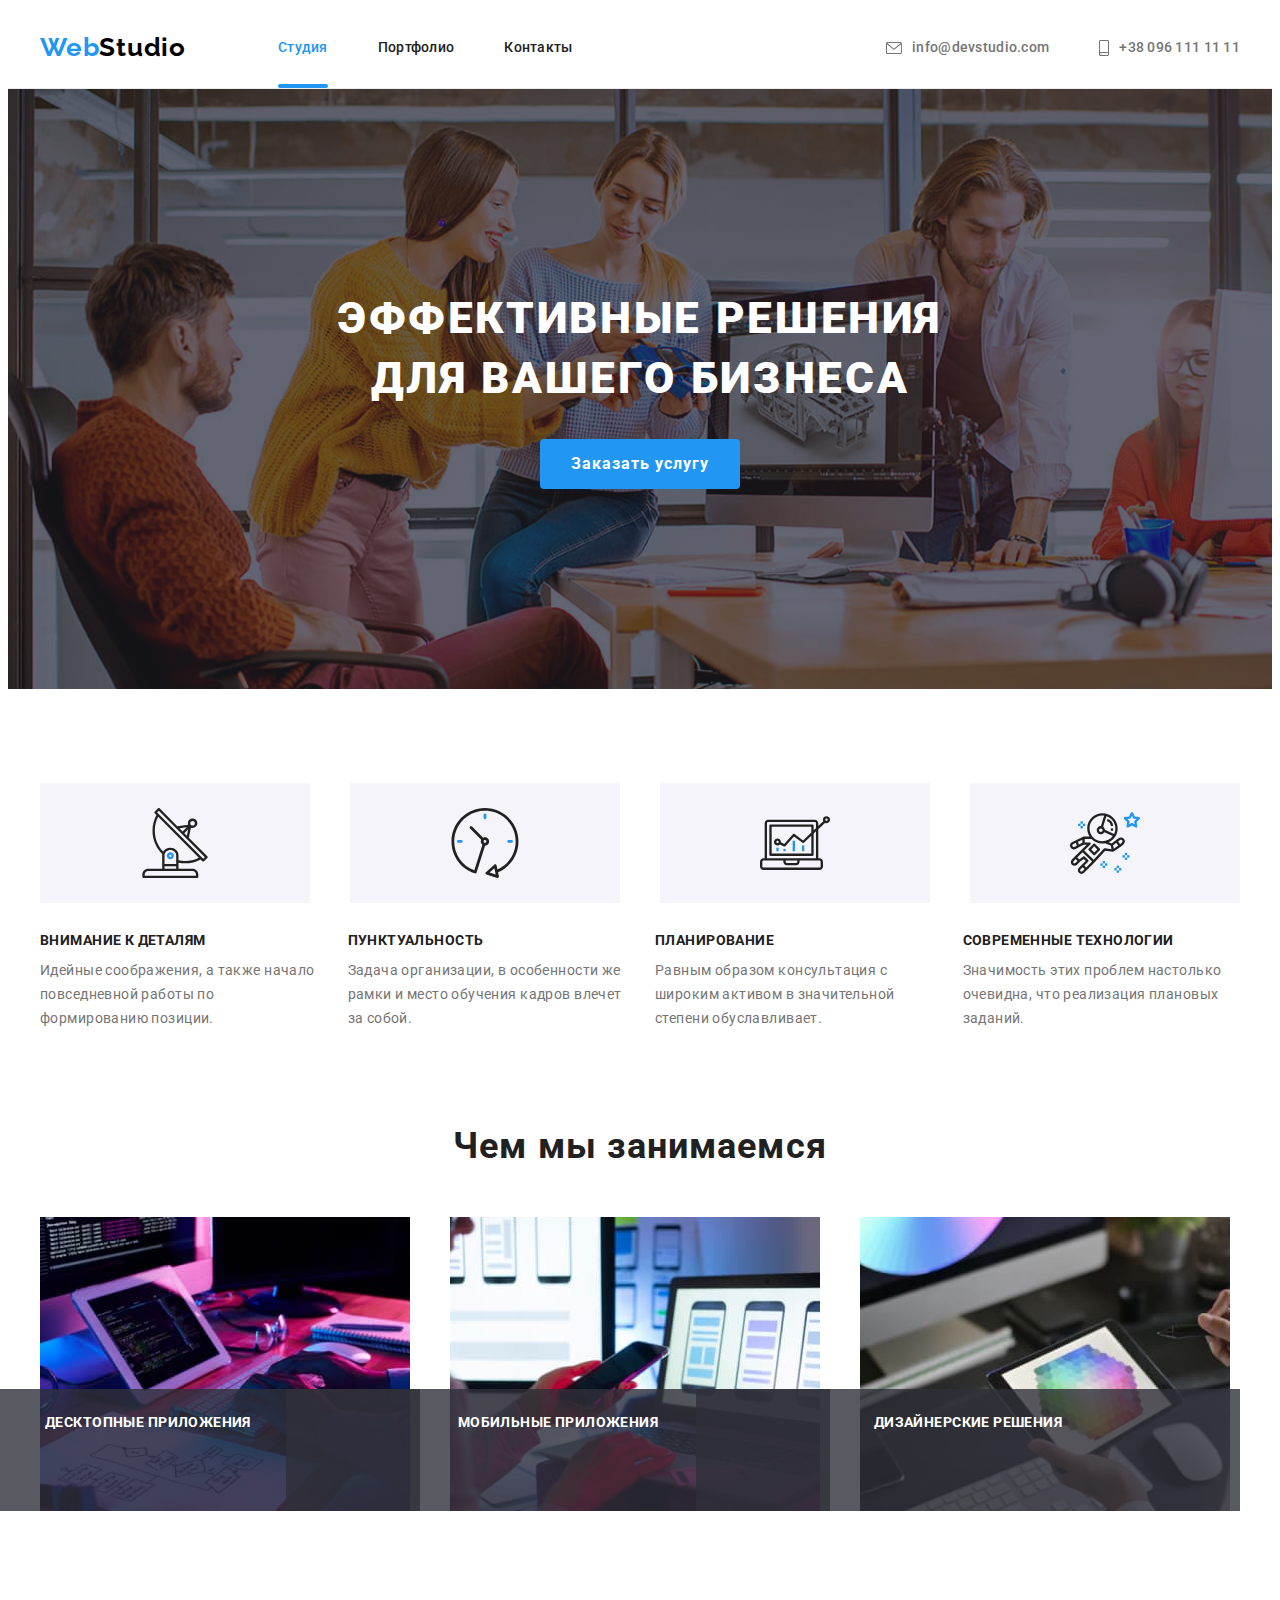
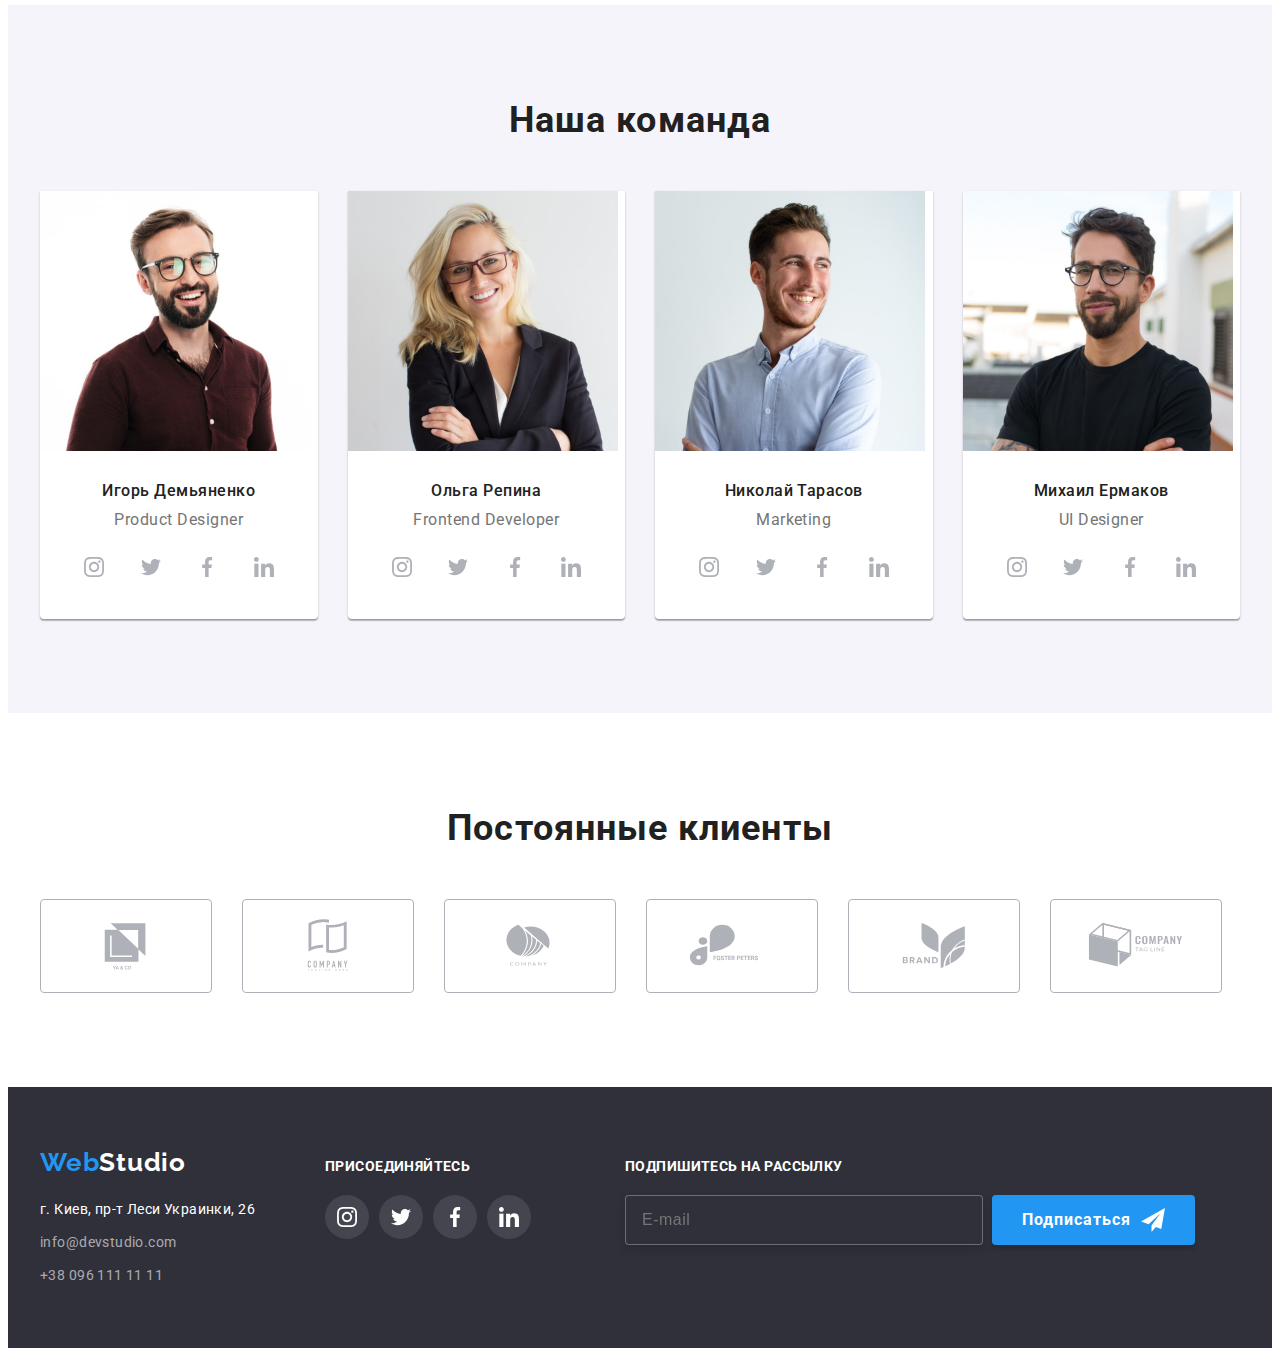
<file: index.html>
<!DOCTYPE html>
<html lang="ru">
  <head>
    <meta charset="UTF-8" />
    <meta http-equiv="X-UA-Compatible" content="IE=edge" />
    <meta name="viewport" content="width=device-width, initial-scale=1.0" />
    <title>Студия</title>
    <link rel="preconnect" href="https://fonts.googleapis.com" />
    <link rel="preconnect" href="https://fonts.gstatic.com" crossorigin />
    <link
      href="https://fonts.googleapis.com/css2?family=Raleway:wght@700&family=Roboto:wght@400;500;700;900&display=swap"
      rel="stylesheet"
    />
    <link
      rel="stylesheet"
      href="https://cdnjs.cloudflare.com/ajax/libs/modern-normalize/1.1.0/modern-normalize.min.css"
      integrity="sha512-wpPYUAdjBVSE4KJnH1VR1HeZfpl1ub8YT/NKx4PuQ5NmX2tKuGu6U/JRp5y+Y8XG2tV+wKQpNHVUX03MfMFn9Q=="
      crossorigin="anonymous"
      referrerpolicy="no-referrer"
    />
    <!-- <link rel="stylesheet" href="./css/styles.css" /> -->
    <link rel="stylesheet" href="./css/main.min.css" />
  </head>
  <body>
    <!-- Шапка сайта -->
    <header class="header">
      <div class="container header-container">
        <nav class="nav">
          <a class="logo link" href="" lang="en"
            ><span class="logo__accent">Web</span><span class="logo__header">Studio</span></a
          >

          <ul class="nav-list list">
            <li class="nav-list__item">
              <a class="nav-list__link link current" href="">Студия</a>
            </li>
            <li class="nav-list__item">
              <a class="nav-list__link link" href="./portfolio.html">Портфолио</a>
            </li>
            <li class="nav-list__item">
              <a class="nav-list__link link" href="">Контакты</a>
            </li>
          </ul>
        </nav>

        <ul class="contacts list">
          <li class="contacts__list">
            <a class="contacts__mail link" href="mailto:info@devstudio.com"
              ><svg class="contacts__mail-icon" width="16" height="12">
                <use href="./images/sprite.svg#icon-envelope"></use>
              </svg>
              info@devstudio.com
            </a>
          </li>
          <li class="contacts__list">
            <a class="contacts__phone link" href="tel:+380961111111"
              ><svg class="contacts__phone-icon" width="10" height="16">
                <use href="./images/sprite.svg#icon-smartphone"></use>
              </svg>
              +38 096 111 11 11
            </a>
          </li>
        </ul>
      </div>
    </header>

    <main>
      <!-- Герой -->
      <section class="hero">
        <div class="container">
          <h1 class="hero-title">
            Эффективные решения <br />
            для вашего бизнеса
          </h1>
          <button class="hero-btn" type="button" data-modal-open>Заказать услугу</button>
        </div>
      </section>

      <!-- Особенности -->
      <section class="description section">
        <div class="container">
          <h2 class="description-title visually-hidden">Особенности</h2>
          <div>
            <ul class="icon-list list">
              <li class="icon-list-item">
                <div class="icon">
                  <svg class="antenna" width="70" height="70">
                    <use href="./images/sprite.svg#icon-antenna"></use>
                  </svg>
                </div>
              </li>
              <li class="icon-list-item">
                <div class="icon">
                  <svg class="clock" width="70" height="70">
                    <use href="./images/sprite.svg#icon-clock"></use>
                  </svg>
                </div>
              </li>
              <li class="icon-list-item">
                <div class="icon">
                  <svg class="diagram" width="70" height="70">
                    <use href="./images/sprite.svg#icon-diagram"></use>
                  </svg>
                </div>
              </li>
              <li class="icon-list-item">
                <div class="icon">
                  <svg class="astronaut" width="70" height="70">
                    <use href="./images/sprite.svg#icon-astronaut"></use>
                  </svg>
                </div>
              </li>
            </ul>
          </div>
          <ul class="description-list list">
            <li class="description-list-item">
              <h3 class="description-list-title">Внимание к деталям</h3>
              <p class="description-list-text">
                Идейные соображения, а также начало повседневной работы по формированию позиции.
              </p>
            </li>

            <li class="description-list-item">
              <h3 class="description-list-title">Пунктуальность</h3>
              <p class="description-list-text">
                Задача организации, в особенности же рамки и место обучения кадров влечет за собой.
              </p>
            </li>

            <li class="description-list-item">
              <h3 class="description-list-title">Планирование</h3>
              <p class="description-list-text">
                Равным образом консультация с широким активом в значительной степени обуславливает.
              </p>
            </li>

            <li class="description-list-item">
              <h3 class="description-list-title">Современные технологии</h3>
              <p class="description-list-text">
                Значимость этих проблем настолько очевидна, что реализация плановых заданий.
              </p>
            </li>
          </ul>
        </div>
      </section>

      <!-- Чем занимаемся -->
      <section class="about">
        <div class="container">
          <h2 class="section-title">Чем мы занимаемся</h2>
          <ul class="about-list list">
            <li class="about-list-item">
              <div class="about-list-item-img-wrapper">
                <img src="./images/about-img-1.jpg" alt="Работа на планшете" width="370" />
                <p class="overlay">Десктопные приложения</p>
              </div>
            </li>
            <li class="about-list-item">
              <div class="about-list-item-img-wrapper">
                <img
                  src="./images/about-img-2.jpg"
                  alt="Работа на ноутбуке с телефоном"
                  width="370"
                />
                <p class="overlay">Мобильные приложения</p>
              </div>
            </li>
            <li class="about-list-item">
              <div class="about-list-item-img-wrapper">
                <img
                  src="./images/about-img-3.jpg"
                  alt="Работа на графическом планшете"
                  width="370"
                />
                <p class="overlay">Дизайнерские решения</p>
              </div>
            </li>
          </ul>
        </div>
      </section>

      <!-- Команда -->
      <section class="team section">
        <div class="container">
          <h2 class="section-title">Наша команда</h2>
          <ul class="team-list list">
            <li class="team-card">
              <img
                src="./images/photo-1.jpg"
                alt="Бородатый парень в очках в бордовой рубашке"
                width="270"
              />
              <div class="team-content-wrapper">
                <h3 class="team-member">Игорь Демьяненко</h3>
                <p class="team-member-profession" lang="en">Product Designer</p>
                <ul class="social-list list">
                  <li class="social-list-item">
                    <a class="social-list-link" href="">
                      <svg class="social-list-icon" width="20" height="20">
                        <use href="./images/sprite.svg#icon-instagram"></use>
                      </svg>
                    </a>
                  </li>
                  <li class="social-list-item">
                    <a class="social-list-link" href="">
                      <svg class="social-list-icon" width="20" height="20">
                        <use href="./images/sprite.svg#icon-twitter"></use>
                      </svg>
                    </a>
                  </li>
                  <li class="social-list-item">
                    <a class="social-list-link" href="">
                      <svg class="social-list-icon" width="20" height="20">
                        <use href="./images/sprite.svg#icon-facebook"></use>
                      </svg>
                    </a>
                  </li>
                  <li class="social-list-item">
                    <a class="social-list-link" href="">
                      <svg class="social-list-icon" width="20" height="20">
                        <use href="./images/sprite.svg#icon-linkedin"></use>
                      </svg>
                    </a>
                  </li>
                </ul>
              </div>
            </li>
            <li class="team-card">
              <img
                src="./images/photo-2.jpg"
                alt="Девушка-блондинка в очках в черном пиджаке"
                width="270"
              />
              <div class="team-content-wrapper">
                <h3 class="team-member">Ольга Репина</h3>
                <p class="team-member-profession" lang="en">Frontend Developer</p>
                <ul class="social-list list">
                  <li class="social-list-item">
                    <a class="social-list-link" href="">
                      <svg class="social-list-icon" width="20" height="20">
                        <use href="./images/sprite.svg#icon-instagram"></use>
                      </svg>
                    </a>
                  </li>
                  <li class="social-list-item">
                    <a class="social-list-link" href="">
                      <svg class="social-list-icon" width="20" height="20">
                        <use href="./images/sprite.svg#icon-twitter"></use>
                      </svg>
                    </a>
                  </li>
                  <li class="social-list-item">
                    <a class="social-list-link" href="">
                      <svg class="social-list-icon" width="20" height="20">
                        <use href="./images/sprite.svg#icon-facebook"></use>
                      </svg>
                    </a>
                  </li>
                  <li class="social-list-item">
                    <a class="social-list-link" href="">
                      <svg class="social-list-icon" width="20" height="20">
                        <use href="./images/sprite.svg#icon-linkedin"></use>
                      </svg>
                    </a>
                  </li>
                </ul>
              </div>
            </li>
            <li class="team-card">
              <img src="./images/photo-3.jpg" alt="Бородатый парень в белой рубашке" width="270" />
              <div class="team-content-wrapper">
                <h3 class="team-member">Николай Тарасов</h3>
                <p class="team-member-profession" lang="en">Marketing</p>
                <ul class="social-list list">
                  <li class="social-list-item">
                    <a class="social-list-link" href="">
                      <svg class="social-list-icon" width="20" height="20">
                        <use href="./images/sprite.svg#icon-instagram"></use>
                      </svg>
                    </a>
                  </li>
                  <li class="social-list-item">
                    <a class="social-list-link" href="">
                      <svg class="social-list-icon" width="20" height="20">
                        <use href="./images/sprite.svg#icon-twitter"></use>
                      </svg>
                    </a>
                  </li>
                  <li class="social-list-item">
                    <a class="social-list-link" href="">
                      <svg class="social-list-icon" width="20" height="20">
                        <use href="./images/sprite.svg#icon-facebook"></use>
                      </svg>
                    </a>
                  </li>
                  <li class="social-list-item">
                    <a class="social-list-link" href="">
                      <svg class="social-list-icon" width="20" height="20">
                        <use href="./images/sprite.svg#icon-linkedin"></use>
                      </svg>
                    </a>
                  </li>
                </ul>
              </div>
            </li>
            <li class="team-card">
              <img
                src="./images/photo-4.jpg"
                alt="Бородатый парень в очках в черной футболке"
                width="270"
              />
              <div class="team-content-wrapper">
                <h3 class="team-member">Михаил Ермаков</h3>
                <p class="team-member-profession" lang="en">UI Designer</p>
                <ul class="social-list list">
                  <li class="social-list-item">
                    <a class="social-list-link" href="">
                      <svg class="social-list-icon" width="20" height="20">
                        <use href="./images/sprite.svg#icon-instagram"></use>
                      </svg>
                    </a>
                  </li>
                  <li class="social-list-item">
                    <a class="social-list-link" href="">
                      <svg class="social-list-icon" width="20" height="20">
                        <use href="./images/sprite.svg#icon-twitter"></use>
                      </svg>
                    </a>
                  </li>
                  <li class="social-list-item">
                    <a class="social-list-link" href="">
                      <svg class="social-list-icon" width="20" height="20">
                        <use href="./images/sprite.svg#icon-facebook"></use>
                      </svg>
                    </a>
                  </li>
                  <li class="social-list-item">
                    <a class="social-list-link" href="">
                      <svg class="social-list-icon" width="20" height="20">
                        <use href="./images/sprite.svg#icon-linkedin"></use>
                      </svg>
                    </a>
                  </li>
                </ul>
              </div>
            </li>
          </ul>
        </div>
      </section>

      <!-- Постоянные клиенты -->
      <section class="clients section">
        <div class="container">
          <h2 class="section-title">Постоянные клиенты</h2>
          <div>
            <ul class="clients-list list">
              <li class="clients-list-item">
                <a class="clients-list-link" href="">
                  <svg class="clients-list-icon" width="106" height="60">
                    <use href="./images/sprite.svg#icon-client-1"></use>
                  </svg>
                </a>
              </li>
              <li class="clients-list-item">
                <a class="clients-list-link" href="">
                  <svg class="clients-list-icon" width="106" height="60">
                    <use href="./images/sprite.svg#icon-client-2"></use>
                  </svg>
                </a>
              </li>
              <li class="clients-list-item">
                <a class="clients-list-link" href="">
                  <svg class="clients-list-icon" width="106" height="60">
                    <use href="./images/sprite.svg#icon-client-3"></use>
                  </svg>
                </a>
              </li>
              <li class="clients-list-item">
                <a class="clients-list-link" href="">
                  <svg class="clients-list-icon" width="106" height="60">
                    <use href="./images/sprite.svg#icon-client-4"></use>
                  </svg>
                </a>
              </li>
              <li class="clients-list-item">
                <a class="clients-list-link" href="">
                  <svg class="clients-list-icon" width="106" height="60">
                    <use href="./images/sprite.svg#icon-client-5"></use>
                  </svg>
                </a>
              </li>
              <li class="clients-list-item">
                <a class="clients-list-link" href="">
                  <svg class="clients-list-icon" width="106" height="60">
                    <use href="./images/sprite.svg#icon-client-6"></use>
                  </svg>
                </a>
              </li>
            </ul>
          </div>
        </div>
      </section>
    </main>

    <!-- Подвал сайта -->
    <footer class="footer">
      <div class="footer-container container">
        <div>
          <a class="logo link" href="" lang="en"
            ><span class="logo__accent">Web</span><span class="logo__footer">Studio</span></a
          >
          <address class="footer-address">
            <ul class="contact-list list">
              <li class="contact-list__item">
                <a class="contact-list__link address link" href=""
                  >г. Киев, пр-т Леси Украинки, 26</a
                >
              </li>
              <li class="contact-list__item">
                <a class="contact-list__link mail link" href="mailto:info@devstudio.com"
                  >info@devstudio.com</a
                >
              </li>
              <li class="contact-list__item">
                <a class="contact-list__link phone link" href="tel:+380961111111"
                  >+38 096 111 11 11</a
                >
              </li>
            </ul>
          </address>
        </div>

        <div class="join-us">
          <h2 class="footer__title">присоединяйтесь</h2>
          <ul class="footer-social-list list">
            <li class="footer-social-list__item">
              <a class="footer-social-list__link" href="">
                <svg class="footer-social-list__icon" width="20" height="20">
                  <use href="./images/sprite.svg#icon-instagram"></use>
                </svg>
              </a>
            </li>
            <li class="footer-social-list__item">
              <a class="footer-social-list__link" href="">
                <svg class="footer-social-list__icon" width="20" height="20">
                  <use href="./images/sprite.svg#icon-twitter"></use>
                </svg>
              </a>
            </li>
            <li class="footer-social-list__item">
              <a class="footer-social-list__link" href="">
                <svg class="footer-social-list__icon" width="20" height="20">
                  <use href="./images/sprite.svg#icon-facebook"></use>
                </svg>
              </a>
            </li>
            <li class="footer-social-list__item">
              <a class="footer-social-list__link" href="">
                <svg class="footer-social-list__icon" width="20" height="20">
                  <use href="./images/sprite.svg#icon-linkedin"></use>
                </svg>
              </a>
            </li>
          </ul>
        </div>

        <form class="subscribe-form">
          <p class="footer__title">подпишитесь на рассылку</p>
          <!-- <label class="contact-form-item"> -->
          <span class="subscribe-form__wrapper">
            <input
              name="user-mail"
              class="subscribe-form__input"
              type="email"
              lang="en"
              placeholder="E-mail"
              required
            />
            <!-- </label> -->
            <button type="submit" class="subscribe-form__submit-btn">
              Подписаться
              <svg class="subscribe-form__icon" width="24" height="24">
                <use href="./images/sprite.svg#icon-send"></use>
              </svg>
            </button>
          </span>
        </form>
      </div>
    </footer>

    <!-- Модальное окно -->
    <div class="backdrop is-hidden" data-modal>
      <div class="modal">
        <button type="button" class="modal-close-btn" data-modal-close>
          <svg class="modal-close-icon" width="18" height="18">
            <use href="./images/sprite.svg#icon-close-icon"></use>
          </svg>
        </button>

        <form class="contact-form">
          <p class="contact-form-text">Оставьте свои данные, мы вам перезвоним</p>

          <label class="contact-form-field">
            <span class="contact-form-item">Имя</span>
            <span class="contact-form-input-wrapper">
              <input name="user-name" class="contact-form-input" type="text" required />
              <svg class="contact-form-icon" width="18" height="18">
                <use href="./images/sprite.svg#icon-person"></use>
              </svg>
            </span>
          </label>

          <label class="contact-form-field">
            <span class="contact-form-item">Телефон</span>
            <span class="contact-form-input-wrapper">
              <input name="user-phone" class="contact-form-input" type="tel" required />
              <svg class="contact-form-icon" width="18" height="18">
                <use href="./images/sprite.svg#icon-phone"></use>
              </svg>
            </span>
          </label>

          <label class="contact-form-field">
            <span class="contact-form-item">Почта</span>
            <span class="contact-form-input-wrapper">
              <input name="user-mail" class="contact-form-input" type="email" required />
              <svg class="contact-form-icon" width="18" height="18">
                <use href="./images/sprite.svg#icon-email"></use>
              </svg>
            </span>
          </label>

          <label class="contact-form-field">
            <span class="contact-form-item">Комментарий</span>
            <textarea
              name="user-message"
              class="contact-form-message"
              placeholder="Введите текст"
            ></textarea>
          </label>

          <div class="contact-form-checkbox-wrapper">
            <input
              name="accept-policy"
              type="checkbox"
              class="contact-form-checkbox visually-hidden"
              id="policy-checkbox"
              required
            />
            <label for="policy-checkbox" class="contact-form-checkbox-label">
              Соглашаюсь с рассылкой и принимаю&nbsp;
              <a class="contact-form-checkbox-label-link link" href="">Условия договора</a></label
            >
          </div>
          <button type="submit" class="contact-form-submit-btn">Отправить</button>
        </form>
      </div>
    </div>

    <script src="./js/modal.js"></script>
  </body>
</html>
</file>
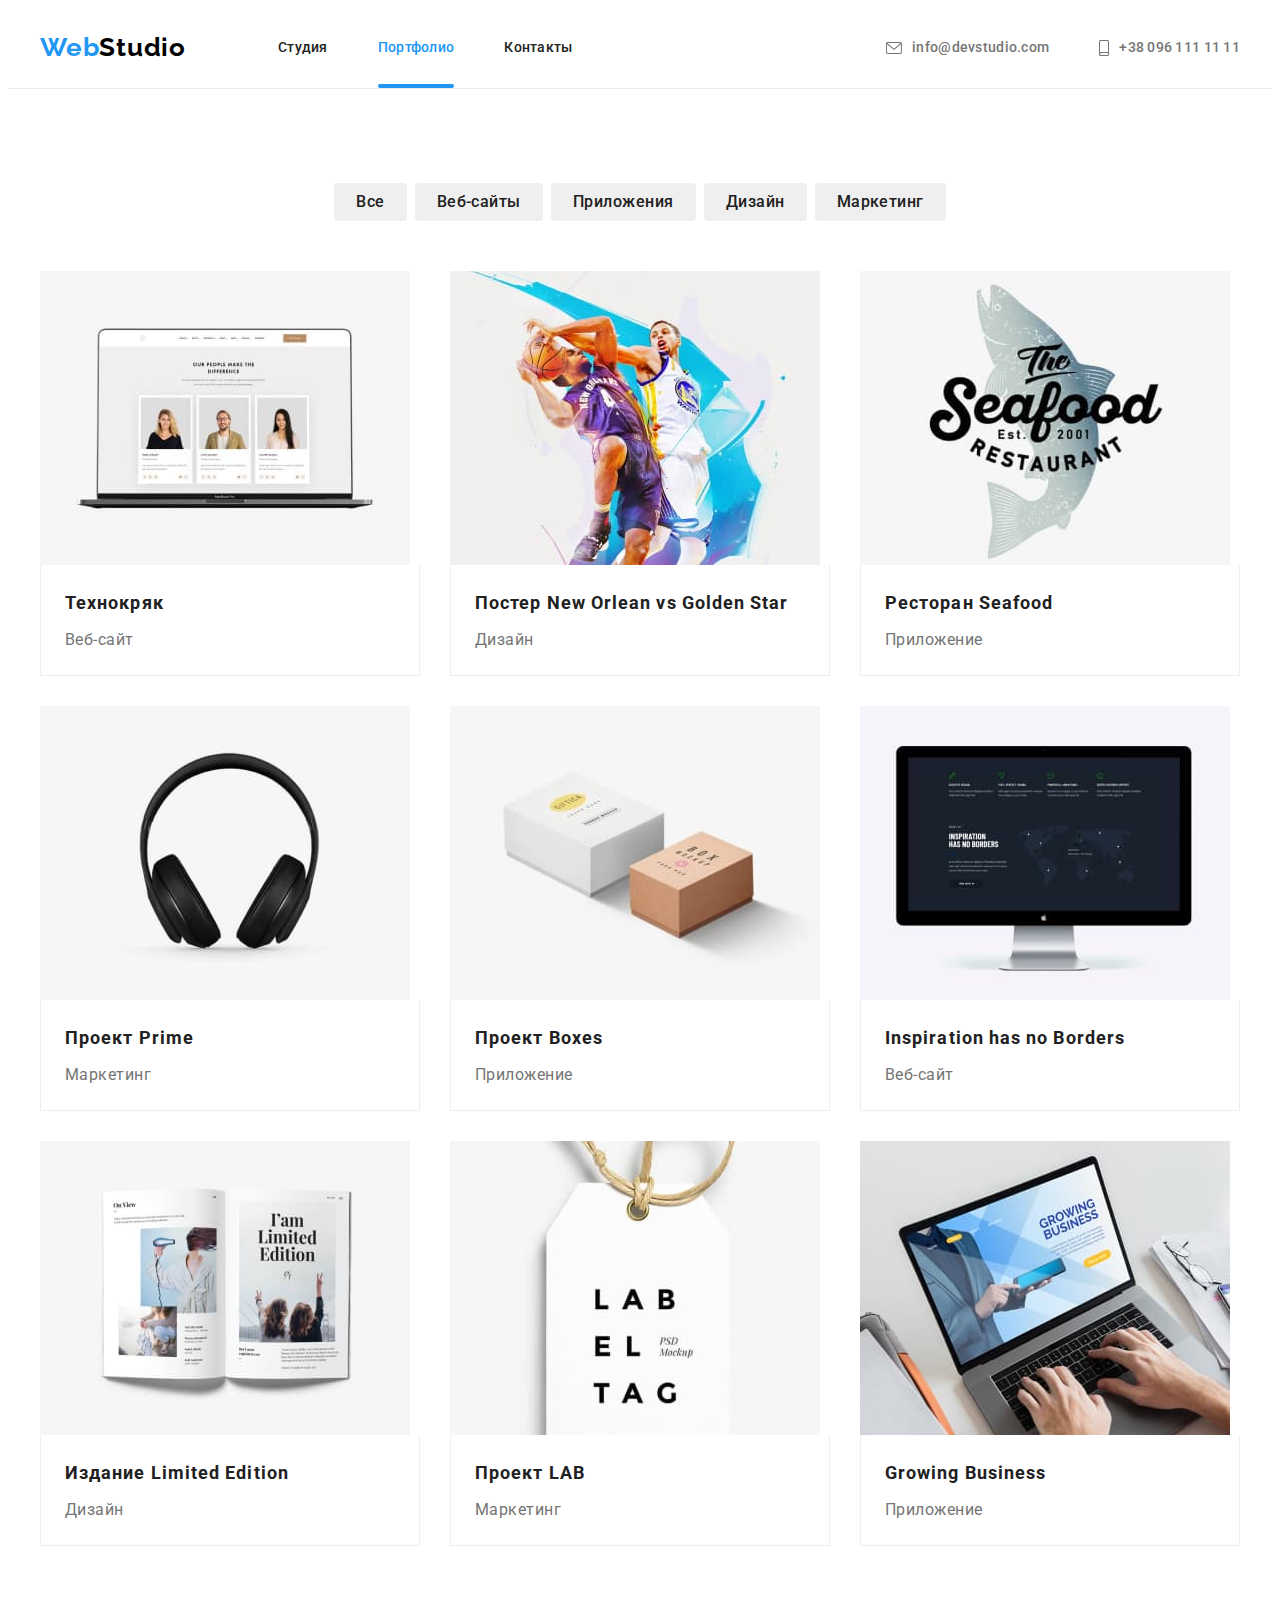
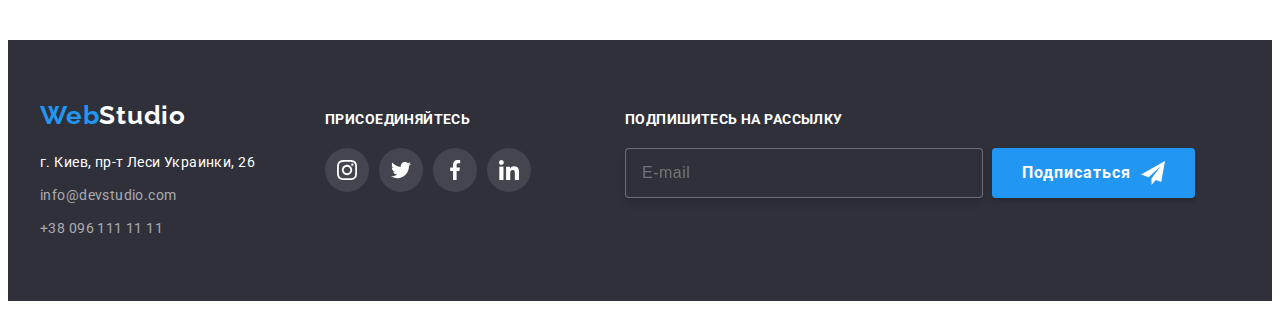
<file: portfolio.html>
<!DOCTYPE html>
<html lang="en">
  <head>
    <meta charset="UTF-8" />
    <meta http-equiv="X-UA-Compatible" content="IE=edge" />
    <meta name="viewport" content="width=device-width, initial-scale=1.0" />
    <title>Портфолио</title>
    <link rel="preconnect" href="https://fonts.googleapis.com" />
    <link rel="preconnect" href="https://fonts.gstatic.com" crossorigin />
    <link
      href="https://fonts.googleapis.com/css2?family=Raleway:wght@700&family=Roboto:wght@400;500;700;900&display=swap"
      rel="stylesheet"
    />
    <link
      rel="stylesheet"
      href="https://cdnjs.cloudflare.com/ajax/libs/modern-normalize/1.1.0/modern-normalize.min.css"
      integrity="sha512-wpPYUAdjBVSE4KJnH1VR1HeZfpl1ub8YT/NKx4PuQ5NmX2tKuGu6U/JRp5y+Y8XG2tV+wKQpNHVUX03MfMFn9Q=="
      crossorigin="anonymous"
      referrerpolicy="no-referrer"
    />
    <!-- <link rel="stylesheet" href="./css/styles.css" /> -->
    <link rel="stylesheet" href="./css/main.min.css" />
  </head>
  <body>
    <!-- Шапка сайта -->
    <header class="header">
      <div class="container header-container">
        <nav class="nav">
          <a class="logo link" href="" lang="en"
            ><span class="logo__accent">Web</span><span class="logo__header">Studio</span></a
          >

          <ul class="nav-list list">
            <li class="nav-list__item">
              <a class="nav-list__link link" href="./index.html">Студия</a>
            </li>
            <li class="nav-list__item">
              <a class="nav-list__link link current" href="">Портфолио</a>
            </li>
            <li class="nav-list__item">
              <a class="nav-list__link link" href="">Контакты</a>
            </li>
          </ul>
        </nav>

        <ul class="contacts list">
          <li class="contacts__list">
            <a class="contacts__mail link" href="mailto:info@devstudio.com"
              ><svg class="contacts__mail-icon" width="16" height="12">
                <use href="./images/sprite.svg#icon-envelope"></use>
              </svg>
              info@devstudio.com
            </a>
          </li>
          <li class="contacts__list">
            <a class="contacts__phone link" href="tel:+380961111111"
              ><svg class="contacts__phone-icon" width="10" height="16">
                <use href="./images/sprite.svg#icon-smartphone"></use>
              </svg>
              +38 096 111 11 11
            </a>
          </li>
        </ul>
      </div>
    </header>

    <!-- Наши работы -->
    <main>
      <section class="portfolio section">
        <div class="container">
          <h1 class="portfolio-title visually-hidden">Наши работы</h1>
          <ul class="portfolio-nav-list list">
            <li class="portfolio-nav-item">
              <button class="portfolio-nav-btn one" type="button">Все</button>
            </li>
            <li class="portfolio-nav-item">
              <button class="portfolio-nav-btn two" type="button">Веб-сайты</button>
            </li>
            <li class="portfolio-nav-item">
              <button class="portfolio-nav-btn three" type="button">Приложения</button>
            </li>
            <li class="portfolio-nav-item">
              <button class="portfolio-nav-btn four" type="button">Дизайн</button>
            </li>
            <li class="portfolio-nav-item">
              <button class="portfolio-nav-btn five" type="button">Маркетинг</button>
            </li>
          </ul>

          <ul class="portfolio-list list">
            <li class="portfolio-card">
              <a class="portfolio-card-link link" href="">
                <div class="portfolio-card-img-wrapper">
                  <img src="./images/portfolio-1.jpg" alt="Экран ноутбука" width="370" />
                  <p class="overlay-portfolio">
                    Ресурс предлагает комплексные предложения с разным уровнем функционала и
                    сервисов. Все это позволит посетителю получить исчерпывающие сведения о компании
                    или частном лице.
                  </p>
                </div>
                <div class="portfolio-content-wrapper">
                  <h2 class="portfolio-card-title">Технокряк</h2>
                  <p class="portfolio-card-text">Веб-сайт</p>
                </div>
              </a>
            </li>

            <li class="portfolio-card">
              <a class="portfolio-card-link link" href="">
                <div class="portfolio-card-img-wrapper">
                  <img
                    src="./images/portfolio-2.jpg"
                    alt="Двое парней играют в баскетбол"
                    width="370"
                  />
                  <p class="overlay-portfolio">
                    Ресурс предлагает комплексные предложения с разным уровнем функционала и
                    сервисов. Все это позволит посетителю получить исчерпывающие сведения о компании
                    или частном лице.
                  </p>
                </div>
                <div class="portfolio-content-wrapper">
                  <h2 class="portfolio-card-title">
                    Постер <span lang="en">New Orlean vs Golden Star</span>
                  </h2>
                  <p class="portfolio-card-text">Дизайн</p>
                </div></a
              >
            </li>

            <li class="portfolio-card">
              <a class="portfolio-card-link link" href="">
                <div class="portfolio-card-img-wrapper">
                  <img
                    src="./images/portfolio-3.jpg"
                    alt="Название ресторана на фоне рыбы"
                    width="370"
                  />
                  <p class="overlay-portfolio">
                    Ресурс предлагает комплексные предложения с разным уровнем функционала и
                    сервисов. Все это позволит посетителю получить исчерпывающие сведения о компании
                    или частном лице.
                  </p>
                </div>
                <div class="portfolio-content-wrapper">
                  <h2 class="portfolio-card-title">Ресторан <span lang="en">Seafood</span></h2>
                  <p class="portfolio-card-text">Приложение</p>
                </div></a
              >
            </li>

            <li class="portfolio-card">
              <a class="portfolio-card-link link" href="">
                <div class="portfolio-card-img-wrapper">
                  <img src="./images/portfolio-4.jpg" alt="Черные наушники" width="370" />
                  <p class="overlay-portfolio">
                    Ресурс предлагает комплексные предложения с разным уровнем функционала и
                    сервисов. Все это позволит посетителю получить исчерпывающие сведения о компании
                    или частном лице.
                  </p>
                </div>
                <div class="portfolio-content-wrapper">
                  <h2 class="portfolio-card-title">Проект <span lang="en">Prime</span></h2>
                  <p class="portfolio-card-text">Маркетинг</p>
                </div></a
              >
            </li>

            <li class="portfolio-card">
              <a class="portfolio-card-link link" href="">
                <div class="portfolio-card-img-wrapper">
                  <img src="./images/portfolio-5.jpg" alt="Две коробочки" width="370" />
                  <p class="overlay-portfolio">
                    Ресурс предлагает комплексные предложения с разным уровнем функционала и
                    сервисов. Все это позволит посетителю получить исчерпывающие сведения о компании
                    или частном лице.
                  </p>
                </div>
                <div class="portfolio-content-wrapper">
                  <h2 class="portfolio-card-title">Проект <span lang="en">Boxes</span></h2>
                  <p class="portfolio-card-text">Приложение</p>
                </div></a
              >
            </li>

            <li class="portfolio-card">
              <a class="portfolio-card-link link" href="">
                <div class="portfolio-card-img-wrapper">
                  <img src="./images/portfolio-6.jpg" alt="Монитор компьютера" width="370" />
                  <p class="overlay-portfolio">
                    Ресурс предлагает комплексные предложения с разным уровнем функционала и
                    сервисов. Все это позволит посетителю получить исчерпывающие сведения о компании
                    или частном лице.
                  </p>
                </div>
                <div class="portfolio-content-wrapper">
                  <h2 class="portfolio-card-title" lang="en">Inspiration has no Borders</h2>
                  <p class="portfolio-card-text">Веб-сайт</p>
                </div></a
              >
            </li>

            <li class="portfolio-card">
              <a class="portfolio-card-link link" href="">
                <div class="portfolio-card-img-wrapper">
                  <img src="./images/portfolio-7.jpg" alt="Разворот журнала" width="370" />
                  <p class="overlay-portfolio">
                    Ресурс предлагает комплексные предложения с разным уровнем функционала и
                    сервисов. Все это позволит посетителю получить исчерпывающие сведения о компании
                    или частном лице.
                  </p>
                </div>
                <div class="portfolio-content-wrapper">
                  <h2 class="portfolio-card-title">
                    Издание <span lang="en">Limited Edition</span>
                  </h2>
                  <p class="portfolio-card-text">Дизайн</p>
                </div></a
              >
            </li>

            <li class="portfolio-card">
              <a class="portfolio-card-link link" href="">
                <div class="portfolio-card-img-wrapper">
                  <img src="./images/portfolio-8.jpg" alt="Дизайн этикетки" width="370" />
                  <p class="overlay-portfolio">
                    Ресурс предлагает комплексные предложения с разным уровнем функционала и
                    сервисов. Все это позволит посетителю получить исчерпывающие сведения о компании
                    или частном лице.
                  </p>
                </div>
                <div class="portfolio-content-wrapper">
                  <h2 class="portfolio-card-title">Проект <span lang="en">LAB</span></h2>
                  <p class="portfolio-card-text">Маркетинг</p>
                </div></a
              >
            </li>

            <li class="portfolio-card">
              <a class="portfolio-card-link link" href="">
                <div class="portfolio-card-img-wrapper">
                  <img src="./images/portfolio-9.jpg" alt="Работа за ноутбуком" width="370" />
                  <p class="overlay-portfolio">
                    Ресурс предлагает комплексные предложения с разным уровнем функционала и
                    сервисов. Все это позволит посетителю получить исчерпывающие сведения о компании
                    или частном лице.
                  </p>
                </div>
                <div class="portfolio-content-wrapper">
                  <h2 class="portfolio-card-title" lang="en">Growing Business</h2>
                  <p class="portfolio-card-text">Приложение</p>
                </div></a
              >
            </li>
          </ul>
        </div>
      </section>
    </main>

    <!-- Подвал сайта -->
    <footer class="footer">
      <div class="footer-container container">
        <div>
          <a class="logo link" href="" lang="en"
            ><span class="logo__accent">Web</span><span class="logo__footer">Studio</span></a
          >
          <address class="footer-address">
            <ul class="contact-list list">
              <li class="contact-list__item">
                <a class="contact-list__link address link" href=""
                  >г. Киев, пр-т Леси Украинки, 26</a
                >
              </li>
              <li class="contact-list__item">
                <a class="contact-list__link mail link" href="mailto:info@devstudio.com"
                  >info@devstudio.com</a
                >
              </li>
              <li class="contact-list__item">
                <a class="contact-list__link phone link" href="tel:+380961111111"
                  >+38 096 111 11 11</a
                >
              </li>
            </ul>
          </address>
        </div>

        <div class="join-us">
          <h2 class="footer__title">присоединяйтесь</h2>
          <ul class="footer-social-list list">
            <li class="footer-social-list__item">
              <a class="footer-social-list__link" href="">
                <svg class="footer-social-list__icon" width="20" height="20">
                  <use href="./images/sprite.svg#icon-instagram"></use>
                </svg>
              </a>
            </li>
            <li class="footer-social-list__item">
              <a class="footer-social-list__link" href="">
                <svg class="footer-social-list__icon" width="20" height="20">
                  <use href="./images/sprite.svg#icon-twitter"></use>
                </svg>
              </a>
            </li>
            <li class="footer-social-list__item">
              <a class="footer-social-list__link" href="">
                <svg class="footer-social-list__icon" width="20" height="20">
                  <use href="./images/sprite.svg#icon-facebook"></use>
                </svg>
              </a>
            </li>
            <li class="footer-social-list__tem">
              <a class="footer-social-list__link" href="">
                <svg class="footer-social-list__icon" width="20" height="20">
                  <use href="./images/sprite.svg#icon-linkedin"></use>
                </svg>
              </a>
            </li>
          </ul>
        </div>

        <form class="subscribe-form">
          <p class="footer__title">подпишитесь на рассылку</p>
          <!-- <label class="contact-form-item"> -->
          <span class="subscribe-form__wrapper">
            <input
              name="user-mail"
              class="subscribe-form__input"
              type="email"
              lang="en"
              placeholder="E-mail"
              required
            />
            <!-- </label> -->
            <button type="submit" class="subscribe-form__submit-btn">
              Подписаться
              <svg class="subscribe-form__icon" width="24" height="24">
                <use href="./images/sprite.svg#icon-send"></use>
              </svg>
            </button>
          </span>
        </form>
      </div>
    </footer>
  </body>
</html>
</file>
<file: css/styles.css>
/* черный  #000000*/
/* синий  #2196F3*/
/* светло-черный #212121*/
/* серый #757575*/
/* белый #FFFFFF*/

/* Компонентные элементы */

/* Шапка сайта */

/* Герой */

/* Особенности */

/* Чем занимаемся */

/* Команда */

/* Постоянные клиенты */

/* Подвал сайта */

/* Портфолио */

/* Модальное окно */
</file>
<file: css/main.min.css>
:root{--primary-font-family: 'Roboto', sans-serif;--secondary-font-family: 'Raleway', sans-serif;--primary-text-color: #212121;--secondary-text-color: #757575;--background-color: #ffffff;--background-color-hero: #2f303a;--background-color-hero-btn: #2196f3;--background-color-team: #f5f4fa;--background-color-footer: #2f303a;--hover-color-hero-btn: #188ce8;--primary-white-color: #ffffff;--primary-black-color: #000000;--footer-contact-color: rgba(255, 255, 255, 0.6);--accent-color: #2196f3}.visually-hidden{position:absolute;width:1px;height:1px;margin:-1px;border:0;padding:0;white-space:nowrap;clip-path:inset(100%);clip:rect(0 0 0 0);overflow:hidden}body{font-family:var(--primary-font-family);color:var(--primary-text-color)}h1,h2,h3,p{margin-top:0;margin-bottom:0}ul,ol{margin-top:0;margin-bottom:0;padding-left:0}img{display:block;max-width:100%;height:auto}.nav-list__link.current{color:var(--accent-color);position:relative}.list{list-style:none}.link{text-decoration:none}.container{width:1200px;padding-left:15px;padding-right:15px;margin-left:auto;margin-right:auto}.logo{font-family:var(--secondary-font-family);font-weight:700;font-size:26px;line-height:31px;letter-spacing:0.03em}.logo__accent{color:var(--accent-color)}.section{padding-top:94px;padding-bottom:94px}.section-title{margin-bottom:50px;font-weight:700;font-size:36px;line-height:1.17;text-align:center;letter-spacing:0.03em}.social-list{display:flex;justify-content:space-between}.social-list-link{display:flex;justify-content:center;align-items:center;width:44px;height:44px;background-color:#ffffff;border-radius:50%;transition:background-color 250ms cubic-bezier(0.4, 0, 0.2, 1)}.social-list-link:hover,.social-list-link:focus{background-color:var(--accent-color)}.social-list-icon{fill:#afb1b8;transition:fill 250ms cubic-bezier(0.4, 0, 0.2, 1)}.social-list-link:hover .social-list-icon,.social-list-link:focus .social-list-icon{fill:#ffffff}.backdrop{position:fixed;top:0;left:0;width:100vw;height:100vh;background-color:rgba(0,0,0,0.2);transition:opacity 500ms linear, visibility 500ms linear}.backdrop.is-hidden{opacity:0;visibility:hidden;pointer-events:none}.modal{position:absolute;top:50%;left:50%;transform:translate(-50%, -50%);width:528px;height:580px;background:var(--background-color);box-shadow:0px 1px 3px rgba(0,0,0,0.12),0px 1px 1px rgba(0,0,0,0.14),0px 2px 1px rgba(0,0,0,0.2);border-radius:4px;padding:40px}.modal-close-btn{position:absolute;top:8px;right:8px;display:flex;justify-content:center;align-items:center;width:30px;height:30px;border-radius:50%;background:var(--background-color);border:1px solid rgba(0,0,0,0.1);box-sizing:border-box;padding:0;cursor:pointer}.modal-close-icon:hover{fill:var(--accent-color)}.contact-form-text{margin-bottom:12px;font-weight:700;font-size:20px;line-height:1.15;text-align:center;letter-spacing:0.03em}.contact-form-field{display:block;margin-bottom:10px}.contact-form-input{width:100%;height:40px;padding-left:42px;border:1px solid rgba(33,33,33,0.2);border-radius:4px;cursor:pointer;transition:border-color 250ms cubic-bezier(0.4, 0, 0.2, 1)}.contact-form-input:hover,.contact-form-input:focus{outline:none;border-color:var(--accent-color)}.contact-form-item{font-weight:400;font-size:12px;line-height:1.17;letter-spacing:0.01em;color:var(--secondary-text-color)}.contact-form-input-wrapper{position:relative;display:block;margin-top:4px}.contact-form-icon{position:absolute;top:50%;left:12px;transform:translateY(-50%);transition:fill 250ms cubic-bezier(0.4, 0, 0.2, 1)}.contact-form-input:hover+.contact-form-icon,.contact-form-input:focus+.contact-form-icon{fill:var(--accent-color)}.contact-form-message{width:100%;height:120px;margin-top:4px;padding:12px 16px;resize:none;border:1px solid rgba(33,33,33,0.2);box-sizing:border-box;border-radius:4px}.contact-form-message:hover,.contact-form-message:focus{outline:none;border-color:var(--accent-color)}.contact-form-message::placeholder{font-weight:400;font-size:14px;line-height:1.14;letter-spacing:0.01em;color:rgba(117,117,117,0.5)}.contact-form-checkbox-label,.contact-form-checkbox-label-link{display:flex;align-items:center;justify-content:center;font-weight:400;font-size:14px;line-height:1.71;letter-spacing:0.03em}.contact-form-checkbox-label{color:var(--secondary-text-color)}.contact-form-checkbox-label::before{display:inline-block;margin-right:7px;width:16px;height:15px;border:1px solid #212121;border-radius:2px;cursor:pointer;content:''}.contact-form-checkbox:checked+.contact-form-checkbox-label::before{background-image:url("../images/checkbox-icon.svg");border:1px solid #2196f3}.contact-form-checkbox:focus+.contact-form-checkbox-label::before{outline:1px solid #2196f3}.contact-form-checkbox-label-link{text-decoration-line:underline;color:var(--accent-color)}.contact-form-submit-btn{display:block;margin:0 auto;min-width:200px;height:50px;font-family:inherit;font-weight:700;font-size:16px;line-height:1.88;padding:10px 56px;text-align:center;letter-spacing:0.06em;cursor:pointer;color:var(--primary-white-color);background-color:var(--background-color-hero-btn);box-shadow:0px 4px 4px rgba(0,0,0,0.15);border-radius:4px;border:none;transition:background-color 250ms cubic-bezier(0.4, 0, 0.2, 1)}.contact-form-submit-btn:hover,.contact-form-submit-btn:focus{background-color:var(--hover-color-hero-btn)}.contact-form-checkbox-wrapper{margin-bottom:30px}.header-container{display:flex;align-items:center;justify-content:space-between}.nav{display:flex;align-items:center}.nav-list{display:flex;align-items:center;margin-left:92px}.contacts{display:flex;align-items:center}.nav-list__item:not(:last-child){margin-right:50px}.contacts__list:not(:last-child){margin-right:50px}.header{border:1px solid #ececec;border-top:none;border-right:none;border-left:none;background:var(--background-color)}.logo__header{color:var(--primary-black-color)}.nav-list__link{display:block;padding-top:32px;padding-bottom:32px;font-weight:500;font-size:14px;line-height:1.14;letter-spacing:0.02em;color:inherit;transition:color 250ms cubic-bezier(0.4, 0, 0.2, 1)}.nav-list__link:hover,.nav-list__link:focus{color:var(--accent-color)}.current::after{position:absolute;content:'';width:100%;height:4px;background:var(--accent-color);border-radius:2px;bottom:0;left:0}.contacts__mail,.contacts__phone{display:flex;align-items:center;padding-top:32px;padding-bottom:32px;font-weight:500;font-size:14px;line-height:1.14;letter-spacing:0.02em;color:var(--secondary-text-color);transition:color 250ms cubic-bezier(0.4, 0, 0.2, 1)}.contacts__mail:hover,.contacts__mail:focus,.contacts__phone:hover,.contacts__phone:focus{color:var(--accent-color)}.contacts__mail-icon{fill:var(--secondary-text-color);margin-right:10px;transition:fill 250ms cubic-bezier(0.4, 0, 0.2, 1)}.contacts__mail:hover .contacts__mail-icon,.contacts__mail:focus .contacts__mail-icon{fill:var(--accent-color)}.contacts__phone-icon{fill:var(--secondary-text-color);margin-right:10px;transition:fill 250ms cubic-bezier(0.4, 0, 0.2, 1)}.contacts__phone:hover .contacts__phone-icon,.contacts__phone:focus .contacts__phone-icon{fill:var(--accent-color)}.hero{background-image:linear-gradient(rgba(47,48,58,0.4), rgba(47,48,58,0.4)),url("../images/bg.jpg");background-size:cover;padding-top:200px;padding-bottom:200px;text-align:center;background-color:var(--background-color-hero)}.hero-title{margin-bottom:30px;font-weight:900;font-size:44px;line-height:1.36;text-align:center;letter-spacing:0.06em;text-transform:uppercase;color:var(--primary-white-color)}.hero-btn{min-width:200px;padding:10px 25px;border-radius:4px;font-family:inherit;font-weight:700;font-size:16px;line-height:1.88;text-align:center;letter-spacing:0.06em;cursor:pointer;color:var(--primary-white-color);background-color:var(--background-color-hero-btn);border:none;transition:background-color 250ms cubic-bezier(0.4, 0, 0.2, 1)}.hero-btn:hover,.hero-btn:focus{background-color:var(--hover-color-hero-btn)}.icon-list{display:flex;justify-content:space-between}.icon{display:flex;justify-content:center;align-items:center;width:270px;height:120px;margin-bottom:30px;background-color:#f5f4fa}.description-list{display:flex;margin-left:-30px;margin-top:-30px}.description-list-item{flex-basis:calc((100% - 120px) / 4);margin-left:30px;margin-top:30px}.description-list-title{margin-bottom:10px;font-weight:700;font-size:14px;line-height:1.14;letter-spacing:0.03em;text-transform:uppercase}.description-list-text{font-size:14px;line-height:1.71;letter-spacing:0.03em;color:var(--secondary-text-color)}.about{padding-bottom:94px}.about-list{display:flex;flex-wrap:wrap;margin-left:-30px;margin-top:-30px}.about-list-item{flex-basis:calc((100% - 90px) / 3);margin-left:30px;margin-top:30px}.about-list-item-img-wrapper{position:relative}.overlay{position:absolute;bottom:0;right:0;padding:26px 82px;width:100%;height:70px;font-weight:700;font-size:14px;line-height:1.14;text-align:center;letter-spacing:0.03em;text-transform:uppercase;color:var(--primary-white-color);background-color:rgba(47,48,58,0.8)}.team-list{display:flex;flex-wrap:wrap;margin-left:-30px;margin-top:-30px}.team-card{flex-basis:calc((100% - 120px) / 4);margin-left:30px;margin-top:30px;background-color:var(--background-color);box-shadow:0px 1px 3px rgba(0,0,0,0.12),0px 1px 1px rgba(0,0,0,0.14),0px 2px 1px rgba(0,0,0,0.2);border-radius:0px 0px 4px 4px}.team-content-wrapper{padding-top:30px;padding-bottom:30px;padding-left:32px;padding-right:32px}.team{background-color:var(--background-color-team)}.team-member{margin-bottom:10px;font-weight:500;font-size:16px;line-height:1.19;text-align:center;letter-spacing:0.03em}.team-member-profession{margin-bottom:16px;font-size:16px;line-height:1.19;text-align:center;letter-spacing:0.03em;color:var(--secondary-text-color)}.clients-list{display:flex;flex-wrap:wrap;margin-left:-30px;margin-top:-30px}.clients-list-link{display:flex;justify-content:center;align-items:center;flex-basis:calc((100% - 180px) / 6);margin-left:30px;margin-top:30px;width:170px;height:92px;border:1px solid #afb1b8;border-radius:4px 4px 4px 4px;transition:border 250ms cubic-bezier(0.4, 0, 0.2, 1)}.clients-list-link:hover,.clients-list-link:focus{border:1px solid var(--accent-color)}.clients-list-icon{fill:#afb1b8;transition:fill 250ms cubic-bezier(0.4, 0, 0.2, 1)}.clients-list-link:hover .clients-list-icon,.clients-list-link:focus .clients-list-icon{fill:var(--accent-color)}.footer-address{margin-top:20px}.contact-list__item:not(:last-child){margin-bottom:9px}.footer{padding-top:60px;padding-bottom:60px;background-color:var(--background-color-footer)}.logo__footer{color:var(--primary-white-color)}.contact-list__link.address{color:var(--primary-white-color)}.contact-list__link{font-style:normal;font-weight:400;font-size:14px;line-height:1.71;letter-spacing:0.03em;color:var(--footer-contact-color);transition:background-color 250ms cubic-bezier(0.4, 0, 0.2, 1)}.contact-list__link.mail:hover,.contact-list__link.mail:focus{background-color:var(--accent-color)}.contact-list__link.phone:hover,.contact-list__link.phone:focus{background-color:var(--accent-color)}.footer__title{margin-bottom:20px;font-family:var(--primary-font-family);font-weight:700;font-size:14px;line-height:1.14;letter-spacing:0.03em;text-transform:uppercase;color:#ffffff}.footer-container{display:flex;align-items:baseline}.join-us{margin-left:70px;width:206px;height:80px}.footer-social-list{display:flex;justify-content:space-between}.footer-social-list__link{display:flex;justify-content:center;align-items:center;width:44px;height:44px;background-color:rgba(255,255,255,0.1);border-radius:50%;transition:background-color 250ms cubic-bezier(0.4, 0, 0.2, 1)}.footer-social-list__link:hover,.footer-social-list__link:focus{background-color:var(--accent-color)}.footer-social-list__icon{fill:#ffffff;transition:fill 250ms cubic-bezier(0.4, 0, 0.2, 1)}.footer-social-list__link:hover .footer-social-list__icon,.footer-social-list__link:focus .footer-social-list__icon{fill:#ffffff}.subscribe-form__input{padding-left:16px;width:358px;height:50px;font-weight:400;font-size:16px;line-height:1.25;letter-spacing:0.03em;color:var(--footer-contact-color);background:var(--background-color-footer);border:1px solid rgba(255,255,255,0.3);box-sizing:border-box;filter:drop-shadow(0px 4px 4px rgba(0,0,0,0.15));border-radius:4px}.subscribe-form{margin-left:94px;width:570px;height:86px}.subscribe-form__submit-btn{min-width:200px;height:50px;font-family:inherit;font-weight:700;font-size:16px;line-height:1.88;padding:10px 30px;display:flex;align-items:center;justify-content:center;text-align:center;letter-spacing:0.06em;cursor:pointer;color:var(--primary-white-color);background-color:var(--background-color-hero-btn);box-shadow:0px 4px 4px rgba(0,0,0,0.15);border-radius:4px;border:none;transition:background-color 250ms cubic-bezier(0.4, 0, 0.2, 1)}.subscribe-form__icon{margin-left:10px;transition:fill 250ms cubic-bezier(0.4, 0, 0.2, 1)}.subscribe-form__wrapper{display:flex;justify-content:space-between}.portfolio-nav-list{display:flex;justify-content:center;margin-bottom:50px}.portfolio-nav-item:not(:last-child){margin-right:8px}.portfolio-list{display:flex;flex-wrap:wrap;margin-top:-30px;margin-left:-30px}.portfolio-card{margin-top:30px;margin-left:30px;flex-basis:calc((100% - 90px) / 3);transition:box-shadow 250ms cubic-bezier(0.4, 0, 0.2, 1)}.portfolio-card:hover{box-shadow:0px 1px 1px rgba(0,0,0,0.12),0px 4px 4px rgba(0,0,0,0.06),1px 4px 6px rgba(0,0,0,0.16)}.portfolio-content-wrapper{border:1px solid #eeeeee;border-top:none;padding:20px 24px}.portfolio-nav-btn.one{min-width:72px}.portfolio-nav-btn.two{min-width:128px}.portfolio-nav-btn.three{min-width:144px}.portfolio-nav-btn.four{min-width:102px}.portfolio-nav-btn.five{min-width:130px}.portfolio-nav-btn{padding:6px 22px;font-family:inherit;font-weight:500;font-size:16px;line-height:1.63;text-align:center;letter-spacing:0.03em;cursor:pointer;color:var(--primary-text-color);border:none;border-radius:4px;transition:background-color 250ms cubic-bezier(0.4, 0, 0.2, 1),color 250ms cubic-bezier(0.4, 0, 0.2, 1),box-shadow 250ms cubic-bezier(0.4, 0, 0.2, 1)}.portfolio-nav-btn:hover,.portfolio-nav-btn:focus{background-color:var(--accent-color);color:var(--primary-white-color);box-shadow:0px 3px 1px rgba(0,0,0,0.1),0px 1px 2px rgba(0,0,0,0.08),0px 2px 2px rgba(0,0,0,0.12)}.portfolio-card-title{margin-bottom:4px;font-weight:700;font-size:18px;line-height:2;letter-spacing:0.06em}.portfolio-card-text{font-size:16px;line-height:1.88;letter-spacing:0.03em;color:var(--secondary-text-color)}.portfolio-card-link{display:block;color:inherit}.portfolio-card-link:hover .overlay-portfolio,.portfolio-card-link:focus .overlay-portfolio{transform:translateY(0%)}.portfolio-card-img-wrapper{position:relative;overflow:hidden}.overlay-portfolio{position:absolute;top:0;left:0;padding:62px 24px;width:100%;height:100%;font-weight:400;font-size:18px;line-height:1.55;letter-spacing:0.03em;color:var(--primary-white-color);background-color:rgba(33,150,243,0.9);overflow:auto;transform:translateY(100%);transition:transform 250ms cubic-bezier(0.4, 0, 0.2, 1)}
/*# sourceMappingURL=main.min.css.map */
</file>
